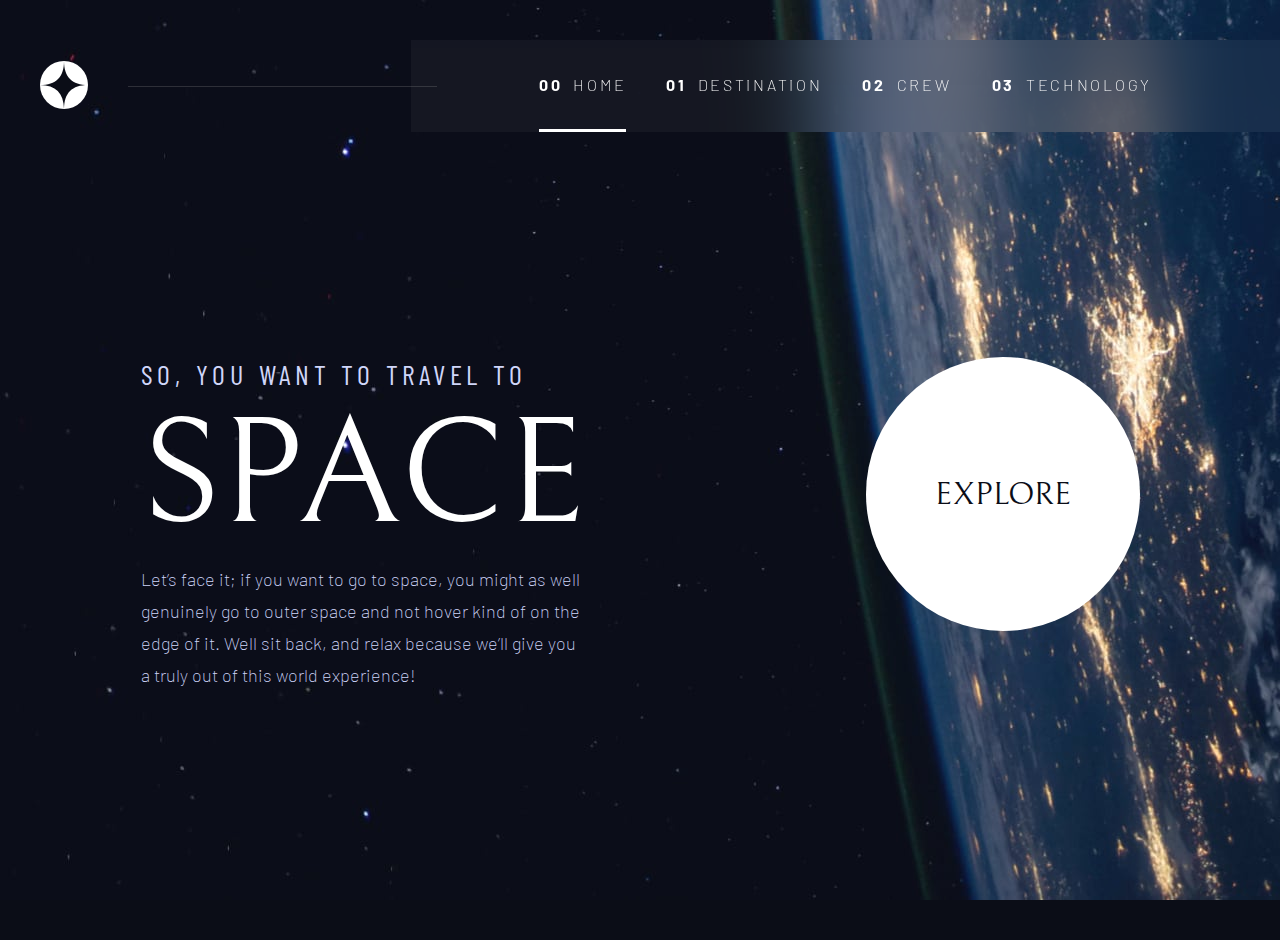
<file: docs/index.html>
<!DOCTYPE html>
<html lang="en">
<head>
  <meta charset="UTF-8">
  <meta name="viewport" content="width=device-width, initial-scale=1.0">

  <link rel="icon" type="image/png" sizes="32x32" href="./assets/favicon-32x32.png">
  <link rel="stylesheet" href="./assets/styles.css">
  <link rel="stylesheet" href="https://fonts.googleapis.com/css2?family=Barlow&family=Barlow+Condensed:wght@400;500&family=Bellefair&display=swap">

  <script src="./assets/main.js"></script>

  <title>Frontend Mentor | Space tourism website</title>
</head>
<body class="home">

  <section class="header">
    <header>
      <div><img class="logo" src="./assets/shared/logo.svg" alt=""></div>
      <div class="separator"></div>
      <nav>
        <ul id="menu">
          <li class="active"><a href="index.html"><span>00</span>Home</a></li>
          <li><a href="destination.html"><span>01</span>Destination</a></li>
          <li><a href="crew.html"><span>02</span>Crew</a></li>
          <li><a href="technology.html"><span>03</span>Technology</a></li>
        </ul>
        <a href="javascript:void(0);" onclick="showMenu()">
          <div id="menu-icon" class="menu-icon"></div>
        </a>
      </nav>
    </header>
  </section>

  <section class="hero">
    <div>
      <h5>So, you want to travel to</h5>
      <h1>Space</h1>
      <p>
        Let’s face it; if you want to go to space, you might as well genuinely go to
        outer space and not hover kind of on the edge of it. Well sit back, and relax
        because we’ll give you a truly out of this world experience!
      </p>
    </div>
    <a href="destination.html"><button>Explore</button></a>
  </section>

</body>
</html>
</file>
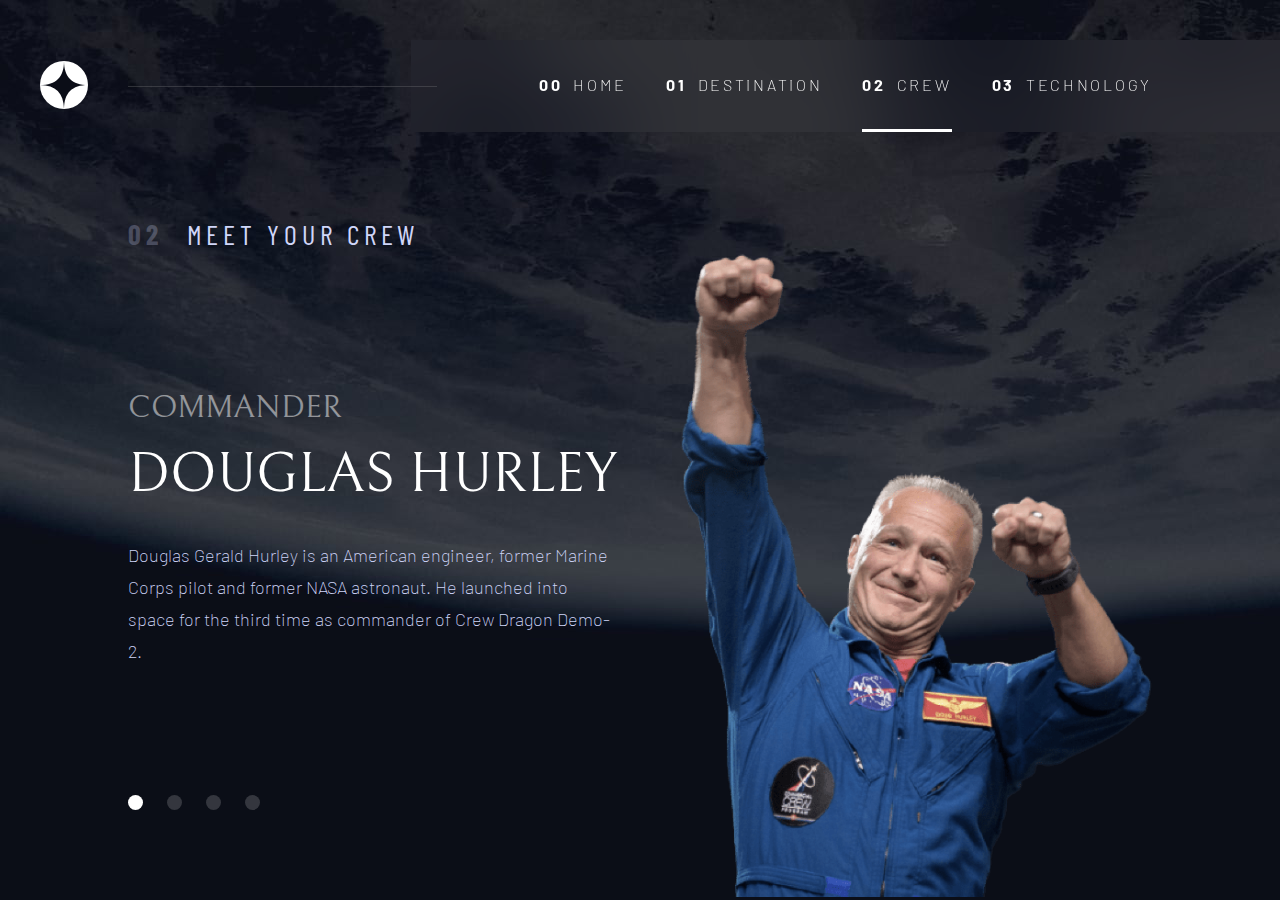
<file: docs/crew.html>
<!DOCTYPE html>
<html lang="en">
<head>
  <meta charset="UTF-8">
  <meta name="viewport" content="width=device-width, initial-scale=1.0">

  <link rel="icon" type="image/png" sizes="32x32" href="./assets/favicon-32x32.png">
  <link rel="stylesheet" href="./assets/styles.css">
  <link rel="stylesheet" href="https://fonts.googleapis.com/css2?family=Barlow&family=Barlow+Condensed:wght@400;500&family=Bellefair&display=swap">

  <script src="./assets/main.js"></script>

  <title>Frontend Mentor | Space tourism website</title>
</head>
<body class="crew-data">
  
    <section class="header">
      <header>
        <div><img class="logo" src="./assets/shared/logo.svg" alt=""></div>
        <div class="separator"></div>
        <nav>
          <ul id="menu">
            <li><a href="index.html"><span>00</span>Home</a></li>
            <li><a href="destination.html"><span>01</span>Destination</a></li>
            <li class="active"><a href="crew.html"><span>02</span>Crew</a></li>
            <li><a href="technology.html"><span>03</span>Technology</a></li>
          </ul>
          <a href="javascript:void(0);" onclick="showMenu()">
            <div id="menu-icon" class="menu-icon"></div>
          </a>
        </nav>
      </header>
    </section>
  
    <section class="content">
      <h5><span class="faded-more">02</span>Meet your crew</h5>
  
      <article id="commander" class="crew active">
        <div class="details">
          <div>
            <h4 class="faded-some">Commander</h4>
            <h3>Douglas Hurley</h3>
          </div>
  
          <p>
            Douglas Gerald Hurley is an American engineer, former Marine Corps pilot
            and former NASA astronaut. He launched into space for the third time as
            commander of Crew Dragon Demo-2.
          </p>
  
          <ul class="slider-1">
            <a href="#" onclick="showCrewMember('commander')">
              <li class="active"></li>
            </a>
            <a href="#" onclick="showCrewMember('specialist')">
              <li></li>
            </a>
            <a href="#" onclick="showCrewMember('pilot')">
              <li></li>
            </a>
            <a href="#" onclick="showCrewMember('engineer')">
              <li></li>
            </a>
          </ul>
          </div>

        <div class="image">
          <img src="./assets/crew/image-douglas-hurley.png" alt="Douglas Hurley">
        </div>
      </article>
  
      <article id="specialist" class="crew">
        <div class="details">
          <div>
            <h4 class="faded-some">Mission Specialist</h4>
            <h3>Mark Shuttleworth</h3>
          </div>
  
          <p>
            Mark Richard Shuttleworth is the founder and CEO of Canonical, the company behind
            the Linux-based Ubuntu operating system. Shuttleworth became the first South
            African to travel to space as a space tourist.
          </p>
  
          <ul class="slider-1">
            <a href="#" onclick="showCrewMember('commander')">
              <li></li>
            </a>
            <a href="#" onclick="showCrewMember('specialist')">
              <li class="active"></li>
            </a>
            <a href="#" onclick="showCrewMember('pilot')">
              <li></li>
            </a>
            <a href="#" onclick="showCrewMember('engineer')">
              <li></li>
            </a>
          </ul>
        </div>
  
        <div class="image">
          <img src="./assets/crew/image-mark-shuttleworth.png" alt="Mark Shuttleworth">
        </div>
      </article>
  
      <article id="pilot" class="crew">
        <div class="details">
          <div>
            <h4 class="faded-some">Pilot</h4>
            <h3>Victor Glover</h3>
          </div>
  
          <p>
            Pilot on the first operational flight of the SpaceX Crew Dragon to the
            International Space Station. Glover is a commander in the U.S. Navy where
            he pilots an F/A-18.He was a crew member of Expedition 64, and served as a
            station systems flight engineer.
          </p>
  
          <ul class="slider-1">
            <a href="#" onclick="showCrewMember('commander')">
              <li></li>
            </a>
            <a href="#" onclick="showCrewMember('specialist')">
              <li></li>
            </a>
            <a href="#" onclick="showCrewMember('pilot')">
              <li class="active"></li>
            </a>
            <a href="#" onclick="showCrewMember('engineer')">
              <li></li>
            </a>
          </ul>
        </div>
  
        <div class="image">
          <img src="./assets/crew/image-victor-glover.png" alt="Victor Glover">
        </div>
      </article>
  
      <article id="engineer" class="crew">
        <div class="details">
          <div>
            <h4 class="faded-some">Flight Engineer</h4>
            <h3>Anousheh Ansari</h3>
          </div>
  
          <p>
            Anousheh Ansari is an Iranian American engineer and co-founder of Prodea Systems.
            Ansari was the fourth self-funded space tourist, the first self-funded woman to
            fly to the ISS, and the first Iranian in space.
          </p>
  
          <ul class="slider-1">
            <a href="#" onclick="showCrewMember('commander')">
              <li></li>
            </a>
            <a href="#" onclick="showCrewMember('specialist')">
              <li></li>
            </a>
            <a href="#" onclick="showCrewMember('pilot')">
              <li></li>
            </a>
            <a href="#" onclick="showCrewMember('engineer')">
              <li class="active"></li>
            </a>
          </ul>
        </div>
  
        <div class="image">
          <img src="./assets/crew/image-anousheh-ansari.png" alt="Anousheh Ansari">
        </div>
      </article>
    </section>

</body>
</html>
</file>
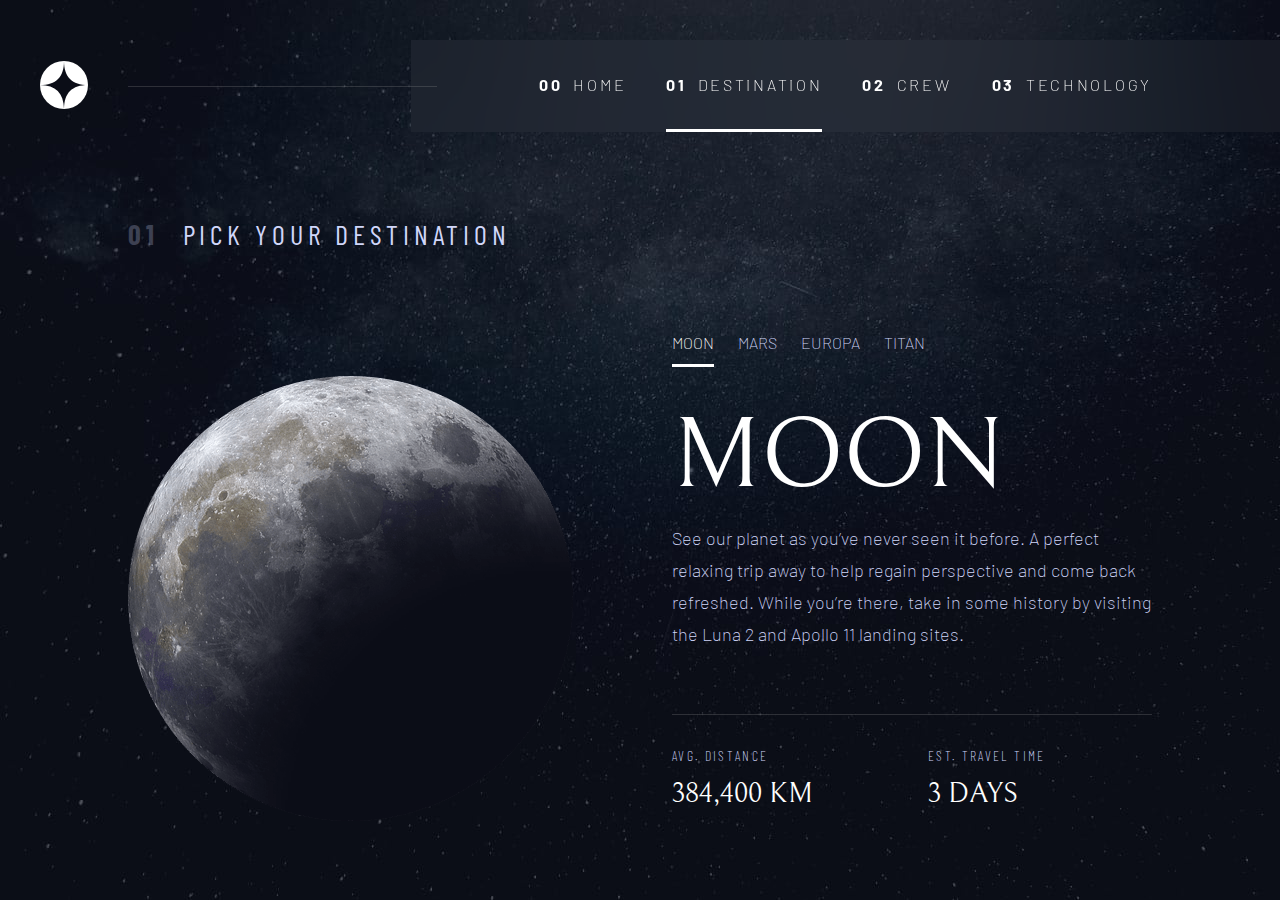
<file: docs/destination.html>
<!DOCTYPE html>
<html lang="en">
<head>
  <meta charset="UTF-8">
  <meta name="viewport" content="width=device-width, initial-scale=1.0">

  <link rel="icon" type="image/png" sizes="32x32" href="./assets/favicon-32x32.png">
  <link rel="stylesheet" href="./assets/styles.css">
  <link rel="stylesheet" href="https://fonts.googleapis.com/css2?family=Barlow&family=Barlow+Condensed:wght@400;500&family=Bellefair&display=swap">

  <script src="./assets/main.js"></script>

  <title>Frontend Mentor | Space tourism website</title>
</head>
<body class="destination-data">

  <section class="header">
    <header>
      <div><img class="logo" src="./assets/shared/logo.svg" alt=""></div>
      <div class="separator"></div>
      <nav>
        <ul id="menu">
          <li><a href="index.html"><span>00</span>Home</a></li>
          <li class="active"><a href="destination.html"><span>01</span>Destination</a></li>
          <li><a href="crew.html"><span>02</span>Crew</a></li>
          <li><a href="technology.html"><span>03</span>Technology</a></li>
        </ul>
        <a href="javascript:void(0);" onclick="showMenu()">
          <div id="menu-icon" class="menu-icon"></div>
        </a>
      </nav>
    </header>
  </section>

  <section class="content">
    <h5><span class="faded-more">01</span>Pick your destination</h5>

    <article id="moon" class="destination active">

      <div class="image">
        <img src="./assets/destination/image-moon.png" alt="The moon">
      </div>

      <div class="details">
        <div class="tabs">
          <ul>
            <li class="active"><a href="#" onclick="setDestination('moon')">Moon</a></li>
            <li><a href="javascript:void(0);" onclick="setDestination('mars')">Mars</a></li>
            <li><a href="javascript:void(0);" onclick="setDestination('europa')">Europa</a></li>
            <li><a href="javascript:void(0);" onclick="setDestination('titan')">Titan</a></li>
          </ul>
        </div>
    
        <h2>Moon</h2>
        <p>
          See our planet as you’ve never seen it before. A perfect relaxing trip away to help 
          regain perspective and come back refreshed. While you’re there, take in some history 
          by visiting the Luna 2 and Apollo 11 landing sites.
        </p>

        <div class="separator"></div>

        <div class="travel-info">
          <div>
            <div class="subheading-2">Avg. distance</div>
            <div class="subheading-1">384,400 km</div>
          </div>
        
          <div>
            <div class="subheading-2">Est. travel time</div>
            <div class="subheading-1">3 days</div>
          </div>
        </div>
      </div>
    </article>

    <article id="mars" class="destination">

      <div class="image">
        <img src="./assets/destination/image-mars.png" alt="Mars">
      </div>

      <div class="details">
        <div class="tabs">
          <ul>
            <li><a href="javascript:void(0);" onclick="setDestination('moon')">Moon</a></li>
            <li class="active"><a href="#" onclick="setDestination('mars')">Mars</a></li>
            <li><a href="javascript:void(0);" onclick="setDestination('europa')">Europa</a></li>
            <li><a href="javascript:void(0);" onclick="setDestination('titan')">Titan</a></li>
          </ul>
        </div>
    
        <h2>Mars</h2>
        <p>
          Don’t forget to pack your hiking boots. You’ll need them to tackle Olympus Mons, 
          the tallest planetary mountain in our solar system. It’s two and a half times 
          the size of Everest!
        </p>

        <div class="separator"></div>

        <div class="travel-info">
          <div>
            <div class="subheading-2">Avg. distance</div>
            <div class="subheading-1">225 mil. km</div>
          </div>
        
          <div>
            <div class="subheading-2">Est. travel time</div>
            <div class="subheading-1">9 months</div>
          </div>
        </div>
      </div>
    </article>

    <article id="europa" class="destination">

      <div class="image">
        <img src="./assets/destination/image-europa.png" alt="Europa">
      </div>

      <div class="details">
        <div class="tabs">
          <ul>
            <li><a href="javascript:void(0);" onclick="setDestination('moon')">Moon</a></li>
            <li><a href="javascript:void(0);" onclick="setDestination('mars')">Mars</a></li>
            <li class="active"><a href="#" onclick="setDestination('europa')">Europa</a></li>
            <li><a href="javascript:void(0);" onclick="setDestination('titan')">Titan</a></li>
          </ul>
        </div>
    
        <h2>Europa</h2>
        <p>
          The smallest of the four Galilean moons orbiting Jupiter, Europa is a 
          winter lover’s dream. With an icy surface, it’s perfect for a bit of 
          ice skating, curling, hockey, or simple relaxation in your snug 
          wintery cabin.
        </p>

        <div class="separator"></div>

        <div class="travel-info">
          <div>
            <div class="subheading-2">Avg. distance</div>
            <div class="subheading-1">628 mil. km</div>
          </div>
        
          <div>
            <div class="subheading-2">Est. travel time</div>
            <div class="subheading-1">3 years</div>
          </div>
        </div>
      </div>
    </article>

    <article id="titan" class="destination">

      <div class="image">
        <img src="./assets/destination/image-titan.png" alt="Titan">
      </div>

      <div class="details">
        <div class="tabs">
          <ul>
            <li><a href="#" onclick="setDestination('moon')">Moon</a></li>
            <li><a href="#" onclick="setDestination('mars')">Mars</a></li>
            <li><a href="#" onclick="setDestination('europa')">Europa</a></li>
            <li class="active"><a href="#" onclick="setDestination('titan')">Titan</a></li>
          </ul>
        </div>
    
        <h2>Titan</h2>
        <p>
          The only moon known to have a dense atmosphere other than Earth, Titan 
          is a home away from home (just a few hundred degrees colder!). As a 
          bonus, you get striking views of the Rings of Saturn.
        </p>

        <div class="separator"></div>

        <div class="travel-info">
          <div>
            <div class="subheading-2">Avg. distance</div>
            <div class="subheading-1">1.6 bil. km</div>
          </div>
        
          <div>
            <div class="subheading-2">Est. travel time</div>
            <div class="subheading-1">7 years</div>
          </div>
        </div>
      </div>
    </article>
  </section>

</body>
</html>
</file>
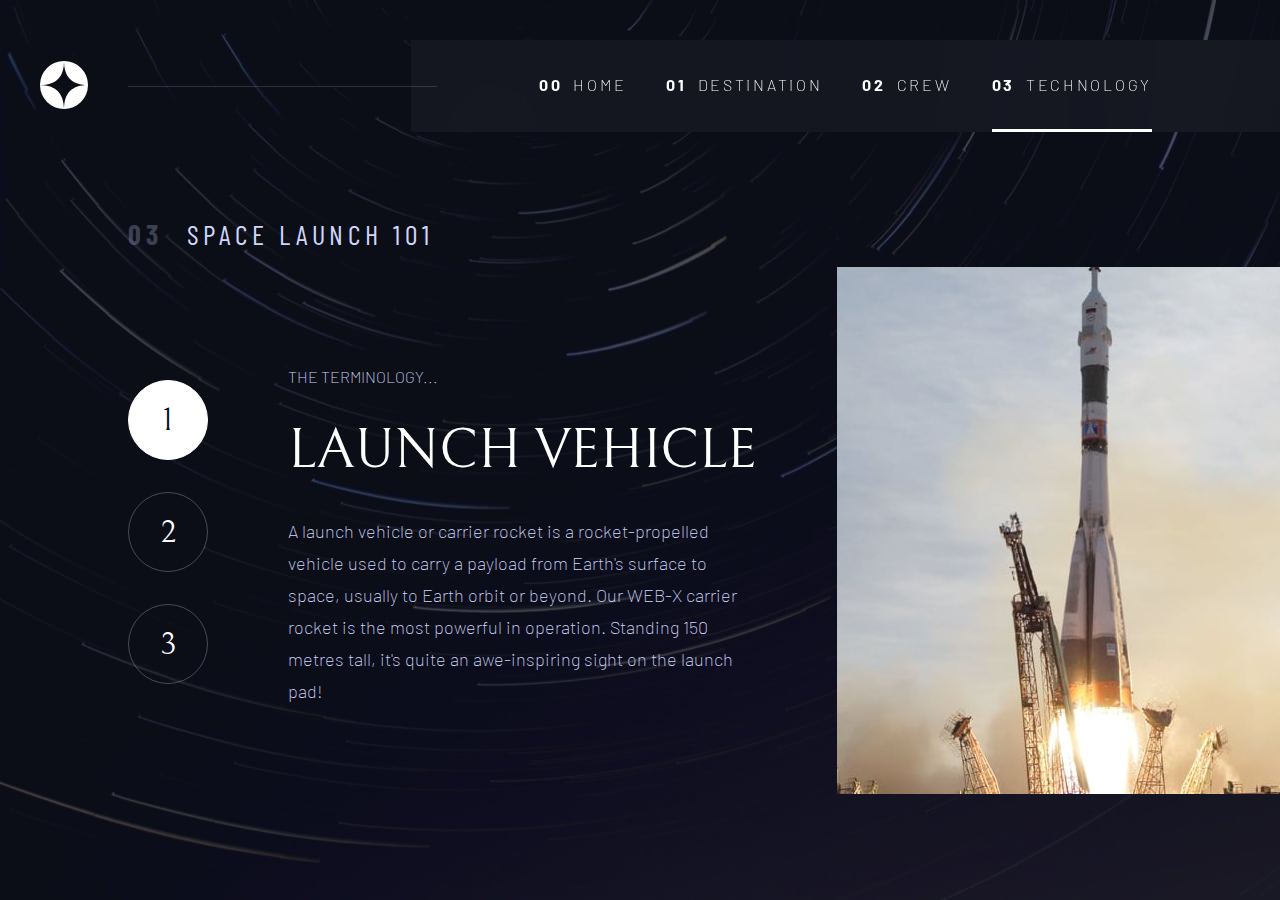
<file: docs/technology.html>
<!DOCTYPE html>
<html lang="en">
<head>
  <meta charset="UTF-8">
  <meta name="viewport" content="width=device-width, initial-scale=1.0">

  <link rel="icon" type="image/png" sizes="32x32" href="./assets/favicon-32x32.png">
  <link rel="stylesheet" href="./assets/styles.css">
  <link rel="stylesheet" href="https://fonts.googleapis.com/css2?family=Barlow&family=Barlow+Condensed:wght@400;500&family=Bellefair&display=swap">

  <script src="./assets/main.js"></script>

  <title>Frontend Mentor | Space tourism website</title>
</head>
<body class="technology-data">

  <section class="header">
    <header>
      <div><img class="logo" src="./assets/shared/logo.svg" alt=""></div>
      <div class="separator"></div>
      <nav>
        <ul id="menu">
          <li><a href="index.html"><span>00</span>Home</a></li>
          <li><a href="destination.html"><span>01</span>Destination</a></li>
          <li><a href="crew.html"><span>02</span>Crew</a></li>
          <li class="active"><a href="technology.html"><span>03</span>Technology</a></li>
        </ul>
        <a href="javascript:void(0);" onclick="showMenu()">
          <div id="menu-icon" class="menu-icon"></div>
        </a>
      </nav>
    </header>
  </section>

  <section class="content">
    <h5><span class="faded-more">03</span>Space launch 101</h5>

    <article id="vehicle" class="technology active">
      <ul class="slider-2">
        <a href="#" onclick="showTechInfo('vehicle')">
          <li class="active">1</li>
        </a>
        <a href="#" onclick="showTechInfo('spaceport')">
          <li>2</li>
        </a>
        <a href="#" onclick="showTechInfo('capsule')">
          <li>3</li>
        </a>
      </ul>

      <div class="details">
        <div class="nav-text">The terminology...</div>
        <h3>Launch vehicle</h3>

        <p>
          A launch vehicle or carrier rocket is a rocket-propelled vehicle used to carry a 
          payload from Earth's surface to space, usually to Earth orbit or beyond. Our 
          WEB-X carrier rocket is the most powerful in operation. Standing 150 metres tall, 
          it's quite an awe-inspiring sight on the launch pad!        
        </p>
      </div>

      <div class="image">
        <img class="portrait" src="./assets/technology/image-launch-vehicle-portrait.jpg" alt="Launch Vehicle">
        <img class="landscape" src="./assets/technology/image-launch-vehicle-landscape.jpg" alt="Launch Vehicle">
      </div>
    </article>

    <article id="spaceport" class="technology">
      <ul class="slider-2">
        <a href="#" onclick="showTechInfo('vehicle')">
          <li>1</li>
        </a>
        <a href="#" onclick="showTechInfo('spaceport')">
          <li class="active">2</li>
        </a>
        <a href="#" onclick="showTechInfo('capsule')">
          <li>3</li>
        </a>
      </ul>

      <div class="details">
        <div class="nav-text">The terminology...</div>
        <h3>Spaceport</h3>

        <p>
          A spaceport or cosmodrome is a site for launching (or receiving) spacecraft, 
          by analogy to the seaport for ships or airport for aircraft. Based in the 
          famous Cape Canaveral, our spaceport is ideally situated to take advantage 
          of the Earth’s rotation for launch.
        </p>
      </div>

      <div class="image">
        <img class="portrait" src="./assets/technology/image-spaceport-portrait.jpg" alt="Spaceport">
        <img class="landscape" src="./assets/technology/image-spaceport-landscape.jpg" alt="Spaceport">
      </div>
    </article>

    <article id="capsule" class="technology">
      <ul class="slider-2">
        <a href="#" onclick="showTechInfo('vehicle')">
          <li>1</li>
        </a>
        <a href="#" onclick="showTechInfo('spaceport')">
          <li>2</li>
        </a>
        <a href="#" onclick="showTechInfo('capsule')">
          <li class="active">3</li>
        </a>
      </ul>

      <div class="details">
        <div class="nav-text">The terminology...</div>
        <h3>Space Capsule</h3>

        <p>
          A space capsule is an often-crewed spacecraft that uses a blunt-body reentry 
          capsule to reenter the Earth's atmosphere without wings. Our capsule is where 
          you'll spend your time during the flight. It includes a space gym, cinema, 
          and plenty of other activities to keep you entertained.
        </p>
      </div>

      <div class="image">
        <img class="portrait" src="./assets/technology/image-space-capsule-portrait.jpg" alt="Space Capsule">
        <img class="landscape" src="./assets/technology/image-space-capsule-landscape.jpg" alt="Space Capsule">
      </div>
    </article>
  </section>

</body>
</html>
</file>
<file: docs/assets/styles.css>
:root {
    --color-primary: #FFFFFF;
    --color-accent: #D0D6F9;
    --color-gray: #979797;
    --color-background: #0B0D17;

    --menu-blur: blur(40px);
}

/*
 *********   *********    *******    *********  ********** 
 *********   *********   *********   *********  ********** 
 **      **  **         **           **             **     
 **      **  **         **           **             **     
 ********    ********    ********    ********       **     
 ********    ********     ********   ********       **     
 **      **  **                  **  **             **     
 **      **  **                  **  **             **     
 **      **  *********   *********   *********      **     
 **      **  *********    *******    *********      **     
*/

*, *::before, *::after {
    margin: 0;
    padding: 0;
    box-sizing: border-box;
}

/*
 *********     *****      *******    ********* 
 *********    *******    *********   ********* 
 **      **  **     **  **           **        
 **      **  **     **  **           **        
 ********    *********   ********    ********  
 ********    *********    ********   ********  
 **      **  **     **           **  **        
 **      **  **     **           **  **        
 *********   **     **   *********   ********* 
 *********   **     **    *******    ********* 
*/

html {
    height: 100%;
}

body {
    min-height: 100%;
    font-family: 'Barlow', sans-serif;
    font-weight: 200;
    color: var(--color-primary);
    background-color: var(--color-background);
    background-size: cover;
    background-repeat: no-repeat;
}

a {
    color: inherit;
    text-decoration: none;
}

button {
    width: 274px;
    height: 274px;
    color: var(--color-background);
    background-color: var(--color-primary);
    border: 0;
    border-radius: 50%;
    font-family: 'Bellefair', serif;
    font-size: 2rem;
    text-transform: uppercase;
}

button:hover {
    box-shadow: 
        rgba(255 255 255 / 10.36%)
        0 0 0 88px;
    cursor: pointer;
}

h1, h2, h3, h4 {
    font-family: 'Bellefair', serif;
}

h1, h2, h3, h4, h5 {
    font-weight: normal;
    text-transform: uppercase;
}

h1 {
    font-size: 150px;
}

h2 {
    font-size: 100px;
}

h3 {
    font-size: 3.5rem;
}

h4 {
    font-size: 2rem;
}

h5 {
    font-family: 'Barlow Condensed', sans-serif;
    font-size: 1.75rem;
    letter-spacing: 4.75px;
    color: var(--color-accent);
}

p {
    font-size: 1.125rem;
    line-height: 2rem;
    color: var(--color-accent);
}

ul {
    list-style: none;
}

/*
  ******     **            *****      *******      *******    *********    *******   
 ********    **           *******    *********    *********   *********   *********  
**      **   **          **     **  **           **           **         **          
**           **          **     **  **           **           **         **          
**           **          *********   ********     ********    ********    ********   
**           **          *********    ********     ********   ********     ********  
**           **          **     **           **           **  **                  ** 
**       **  **          **     **           **           **  **                  ** 
 *********   *********   **     **   *********    *********   *********   *********  
  *******    *********   **     **    *******      *******    *********    *******   
*/

body.home {
    background-image: url("./home/background-home-desktop.jpg");
}

body.destination-data {
    display: flex;
    flex-direction: column;
    background-image: url("./destination/background-destination-desktop.jpg");
}

body.crew-data {
    display: flex;
    flex-direction: column;
    background-image: url("./crew/background-crew-desktop.jpg");
}

body.technology-data {
    display: flex;
    flex-direction: column;
    background-image: url("./technology/background-technology-desktop.jpg");
}

.faded-some {
    opacity: 0.5;
}

.faded-more {
    opacity: 0.25;
}

.nav-text {
    font-size: 1rem;
    color: var(--color-accent);
    text-transform: uppercase;
}

.subheading-1 {
    font-family: 'Bellefair', serif;
    font-size: 1.75rem;
    text-transform: uppercase;
}

.subheading-2 {
    font-family: 'Barlow Condensed', sans-serif;
    font-size: .875rem;
    text-transform: uppercase;
    letter-spacing: 2.35px;
}

.separator {
    width: 100%;
    height: 1px;
    background-color: var(--color-gray);
    opacity: .25;
}

.slider-1 {
    display: flex;
    gap: 1.5rem;
}

.slider-1 li {
    width: 15px;
    height: 15px;
    border-radius: 50%;
    background-color: var(--color-primary);
    opacity: 0.17;
}

.slider-1 li:hover {
    opacity: 0.5;
}

.slider-1 li.active {
    opacity: 1;
}

.slider-2 {
    display: flex;
    flex-direction: column;
    gap: 2rem;
    font-family: 'Bellefair', serif;
    font-size: 2rem;
}

.slider-2 li {
    display: flex;
    justify-content: center;
    align-items: center;
    width: 5rem;
    height: 5rem;
    border: 1px solid rgba(255 255 255 / 25%);
    border-radius: 50%;
}

.slider-2 li:hover {
    border-color: rgba(255 255 255 / 100%);
}

.slider-2 li.active {
    color: var(--color-background);
    background-color: var(--color-primary);
    border-color: rgba(255 255 255 / 100%);
}

/*
 **      **  *********    *****    *********    *********  *********  
 **      **  *********   *******   **********   *********  *********  
 **      **  **         **     **  **       **  **         **      ** 
 **      **  **         **     **  **       **  **         **      ** 
 **********  ********   *********  **       **  ********   ********   
 **********  ********   *********  **       **  ********   ********   
 **      **  **         **     **  **       **  **         **      ** 
 **      **  **         **     **  **       **  **         **      ** 
 **      **  *********  **     **  **********   *********  **      ** 
 **      **  *********  **     **  *********    *********  **      ** 
*/

header {
    display: flex;
    justify-content: space-between;
    align-items: center;
    width: 100%;
    margin: 40px 0;
    font-size: 1rem;
    letter-spacing: 2.7px;
}

header .logo {
    margin: 0 40px;
}

header .separator {
    flex-grow: 2;
    margin-right: -2vw;
    z-index: 1;
}

nav {
    display: flex;
    justify-content: center;
    padding: 0 10vw;
    background-color: rgba(255, 255, 255, 0.04);
    backdrop-filter: var(--menu-blur);
    text-transform: uppercase;
}

nav span {
    padding-right: 11px;
    font-weight: bold;
}

nav ul {
    display: flex;
    gap: 2.5rem;
}

nav li {
    padding: 35px 0;
    border-bottom: 3px solid transparent;
    width: max-content;
}

nav a {
    height: 25px;
}

nav .menu-icon {
    display: none;
    position: relative;
}

nav .menu-icon,
nav .menu-icon::after,
nav .menu-icon::before {
    width: 24px;
    height: 3px;
    background-color: var(--color-accent);
}

nav .menu-icon::after,
nav .menu-icon::before {
    content: "";
    position: absolute;
    left: 0;
}

nav .menu-icon::before {
    top: -9px;
}

nav .menu-icon::after {
    top: 9px;
}

nav #menu.expanded {
    position: absolute;
    top: 0;
    left: 30%;
    right: 1px;
    bottom: 0;

    padding: 7rem 2rem 0;

    display: flex;
    flex-direction: column;
    gap: 0;

    font-size: 1rem;

    background-color: rgba(255,255,255,.04);
    backdrop-filter: var(--menu-blur);
}

nav #menu.expanded li {
    border: 0;
    padding: 1rem 0;
}

nav #menu.expanded span {
    display: inline-block;
}

nav #menu-icon.expanded {
    background-color: transparent;
}

nav #menu-icon.expanded:before {
    transform: translateY(9px) rotate(45deg);
}
  
nav #menu-icon.expanded:after {
    transform: translateY(-9px) rotate(-45deg);
}

nav #menu-icon.expanded div {
    transform: scale(0);
}

.tabs ul {
    display: flex;
    gap: 1.5rem;
}

.tabs li {
    font-size: 1rem;
    text-transform: uppercase;
    color: var(--color-accent);

    padding-bottom: 12px;
    border-bottom: 3px solid transparent;
}

.tabs li.active {
    color: var(--color-primary);
}

li.active,
nav li:active,
.tabs li:active {
    border-bottom-color: var(--color-primary);
}

nav li:hover,
.tabs li:hover {
    border-bottom-color: var(--color-gray);
}

/*
 **      **  *********  *********     *******   
 **      **  *********  *********    *********  
 **      **  **         **      **  **       ** 
 **      **  **         **      **  **       ** 
 **********  ********   ********    **       ** 
 **********  ********   ********    **       ** 
 **      **  **         **      **  **       ** 
 **      **  **         **      **  **       ** 
 **      **  *********  **      **   *********  
 **      **  *********  **      **    *******   
*/

.hero {
    display: flex;
    justify-content: space-around;
    margin: 25vh auto;
}

.hero div {
    display: flex;
    flex-direction: column;
    width: min-content;
}

/***/

.content {
    display: flex;
    flex-direction: column;
    flex-grow: 1;
    gap: 3rem;
    width: 100vw;
    height: 100%;
    padding: 5vh 10vw 0;
}

.technology-data .content {
    gap: 1rem;
}

.destination p {
    min-height: 8rem;
}

.crew-data .content > h5 {
    margin-bottom: -5rem;
}

.content > h5 > span {
    padding-right: 1.5rem;
    font-weight: bold;
}

.content > article {
    display: grid;
    grid-template-columns: 1fr 1fr;
    align-items: center;
    gap: 5vw;
    flex-grow: 1;
}

.content > article.technology {
    display: grid;
    grid-template-columns: auto 1fr 1fr;
    align-items: center;
    gap: 5rem;
    flex-grow: unset;
}

.content > article:not([class~='active']) {
    display: none;
}

article > .details {
    display: flex;
    flex-direction: column;
    gap: 2rem;
    /* for crew */
    align-self: end;
    margin-bottom: 10vh;
}

.crew .details > div {
    display: flex;
    flex-direction: column;
    gap: 1rem;
}

.details h3 {
    width: max-content; /* for crew member name */
}

.destination .details p {
    margin: -1.5rem 0 2rem;
}

.crew .details p {
    /* width: 48ch; */
    height: 14rem;
}

.technology .details p {
    /* width: 46ch; */
    height: 12rem;
}

.travel-info {
    display: grid;
    grid-template-columns: 1fr 1fr;
    grid-auto-flow: column;
    gap: 2rem;
}

.travel-info > div {
    width: 100%;
}

.travel-info .subheading-2 {
    margin-bottom: 1em;
    color: var(--color-accent);
}

.crew .image {
    text-align: right;
    align-self: end;
}

.crew img {
    max-width: 100%;
}

.technology img.landscape {
    display: none;
}

.technology img.portrait {
    display: initial;
}

/*
 **        **  *********  *********    ********    *****   
 ***      ***  *********  **********   ********   *******  
 ****    ****  **         **       **     **     **     ** 
 ** **  ** **  **         **       **     **     **     ** 
 **  ****  **  ********   **       **     **     ********* 
 **   **   **  ********   **       **     **     ********* 
 **        **  **         **       **     **     **     ** 
 **        **  **         **       **     **     **     ** 
 **        **  *********  **********   ********  **     ** 
 **        **  *********  *********    ********  **     ** 
*/

/*
 ***       #####    #    ####   #      #####  ##### 
 *****       #     # #   #   #  #      #        #   
 *******     #    #####  ####   #      ####     #   
 *****       #    #   #  #   #  #      #        #   
 ***         #    #   #  ####   #####  #####    #   
 */

@media only screen and (max-width: 768px) {
    body.home {
        background-image: url("./home/background-home-tablet.jpg");
        background-position: bottom;
    }
    body.destination-data {
        background-image: url("./destination/background-destination-tablet.jpg");
        background-position: bottom;
    }
    body.crew-data {
        background-image: url("./crew/background-crew-tablet.jpg");
        background-position: top;
    }
    body.technology-data {
        background-image: url("./technology/background-technology-tablet.jpg");
        background-position: bottom;
    }
    button {
        width: 242px;
        height: 242px;
    }
    button:hover {
        box-shadow: 
        rgba(255 255 255 / 10.36%)
        0 0 0 77px;
    }
    h2 {
        font-size: 5rem;
    }
    h3 {
        font-size: 2.5rem;
    }
    h4 {
        font-size: 1.5rem;
    }
    h5 {
        font-size: 1.25rem;
    }
    .slider-1 {
        gap: 1rem;
    }
    .slider-1 li {
        width: 10px;
        height: 10px;
    }    
    .slider-2 li {
        width: 3.75rem;
        height: 3.75rem;
    }
    /* Global */
    .content {
        padding: 4vh 40px 0;
    }
    .content > h5 > span {
        padding-right: 1rem;
    }
    .details p {
        font-size: 1rem;
        line-height: 28px;
        text-align: center;
        /* width: 100% !important; */
    }
    .travel-info > div {
        text-align: center;
    }
    /* Header */
    header {
        margin: auto;
    }
    header .separator {
        display: none;
    }
    nav {
        font-size: .875rem;
    }
    nav span {
        display: none;
    }
    /* Home */
    .hero {
        flex-direction: column;
        align-items: center;
        row-gap: 8rem;
        margin: 10vh auto;
    }
    .hero div {
        align-items: center;
        row-gap: 2rem;
    }
    /* Desination */
    article.destination {
        display: flex;
        flex-direction: column;
    }
    article.destination img {
        max-width: 300px;
    }
    article.destination > .details {
        align-items: center;
        margin-bottom: 0;
        margin-inline: 2.75rem;
    }
    article.destination .details p {
        margin-bottom: -1.5rem;
    }
    article.destination .travel-info {
        width: 100%;
        justify-items: center;
    }
    /* Crew */
    .crew-data .content h5 {
        margin-bottom: 0;
    }
    article.crew {
        display: flex;
        flex-direction: column;
        gap: 4vh;
    }
    article.crew > .details {
        align-items: center;
        align-self: center;
        gap: 1rem;
        margin-bottom: 0;
        margin-inline: 4rem;
    }
    article.crew > .details > div {
        align-items: center;
    }
    article.crew > .details p {
        height: 8em;
    }
    article.crew .image {
        height: 50vh;
        align-self: center;
    }
    article.crew img {
        height: 100%;
    }
    /* Technology */
    .content article.technology {
        grid-template: repeat(2, auto) / none;
        justify-items: center;
        margin-left: -40px;
        gap: 3rem;
    }
    article.technology > .image {
        grid-area: 1 / 1;
        overflow: hidden;
        width: 100vw;
    }
    article.technology > .details {
        gap: 1rem;
        align-items: center;
        /* width: 51ch; */
    }
    .technology img.landscape {
        display: initial;
        width: 101vw;
    }
    .technology img.portrait {
        display: none;
    }
    .technology .slider-2 {
        flex-direction: row;
    }
    
    
}

/*
 ***       #     #   ####   ####   #####  #      ##### 
 *****     ##   ##  #    #  #   #    #    #      #     
 *******   # # # #  #    #  ####     #    #      ####  
 *****     #  #  #  #    #  #   #    #    #      #     
 ***       #     #   ####   ####   #####  #####  ##### 
 */

@media only screen and (max-width: 375px) {
    /* general */
    body.home {
        background-image: url("./home/background-home-mobile.jpg");
        background-position: bottom;
    }
    body.destination-data {
        background-image: url("./destination/background-destination-mobile.jpg");
        background-position: bottom;
    }
    body.crew-data {
        background-image: url("./crew/background-crew-mobile.jpg");
        background-position: bottom;
    }
    body.technology-data {
        background-image: url("./technology/background-technology-mobile.jpg");
        background-position: bottom;
    }
    button {
        width: 150px;
        height: 150px;
        font-size: 1.25rem;
        letter-spacing: 1.25px;
    }
    button:hover {
        box-shadow: 
        rgba(255 255 255 / 10.36%)
        0 0 0 48px;
    }
    h1 {
        font-size: 5rem;
    }
    h2 {
        font-size: 3.5rem;
    }
    h3 {
        font-size: 1.5rem;
    }
    h4 {
        font-size: 1rem;
    }
    h5 {
        font-size: 1rem;
    }
    .slider-2 {
        font-size: 1rem;
    }
    .slider-2 li {
        width: 2.5rem;
        height: 2.5rem;
    }
    .content {
        padding-top: 0;
        gap: 1rem;
        align-items: center;
        padding-inline: 24px;
    }
    /* header */
    header {
        margin: 1.5rem 0;
    }
    header .logo {
        width: 40px;
        height: auto;
        margin: auto 1.5rem;
    }
    header .separator {
        display: none;
    }
    nav {
        padding: 0 1.5rem;
        background: none;
        backdrop-filter: none;
    }
    nav ul {
        display: none;
    }

    nav .menu-icon {
        display: inline-block;
    }    

    /* hero */
    .hero {
        flex-direction: column;
        align-items: center;
        row-gap: 4rem;
        margin: 5vh 1.5rem;
    }
    .hero div {
        align-items: center;
        row-gap: 2rem;
        width: auto;
    }

    /* global */
    .details p {
        font-size: 15px;
        line-height: 25px;
        text-align: center;
    }

    /* Desination */
    article.destination > .details {
        margin-inline: 0;
    }
    article.destination img {
        max-width: 170px;
    }
    article.destination .travel-info {
        grid-template-columns: auto;
        grid-template-rows: 1fr 1fr;
    }
    /* Crew */
    article.crew {
        display: grid;
        gap: 4vh;
        grid-template: auto / 1fr;
        flex-grow: unset;
    }
    article.crew > .details {
        margin-inline: 0;
    }
    article.crew .image {
        grid-row: 1;
        width: 100%;
        height: 30vh;
        text-align: center;
        border-bottom: 1px solid #3b3b4b;
    }
    article.crew .slider-1 {
        order: -1;
    }
    /* Technology */
    .content > article.technology {
        margin-left: 0;
        gap: 2rem;
    }
    article.technology > .details {
        margin-inline: 24px;
    }
}
</file>
